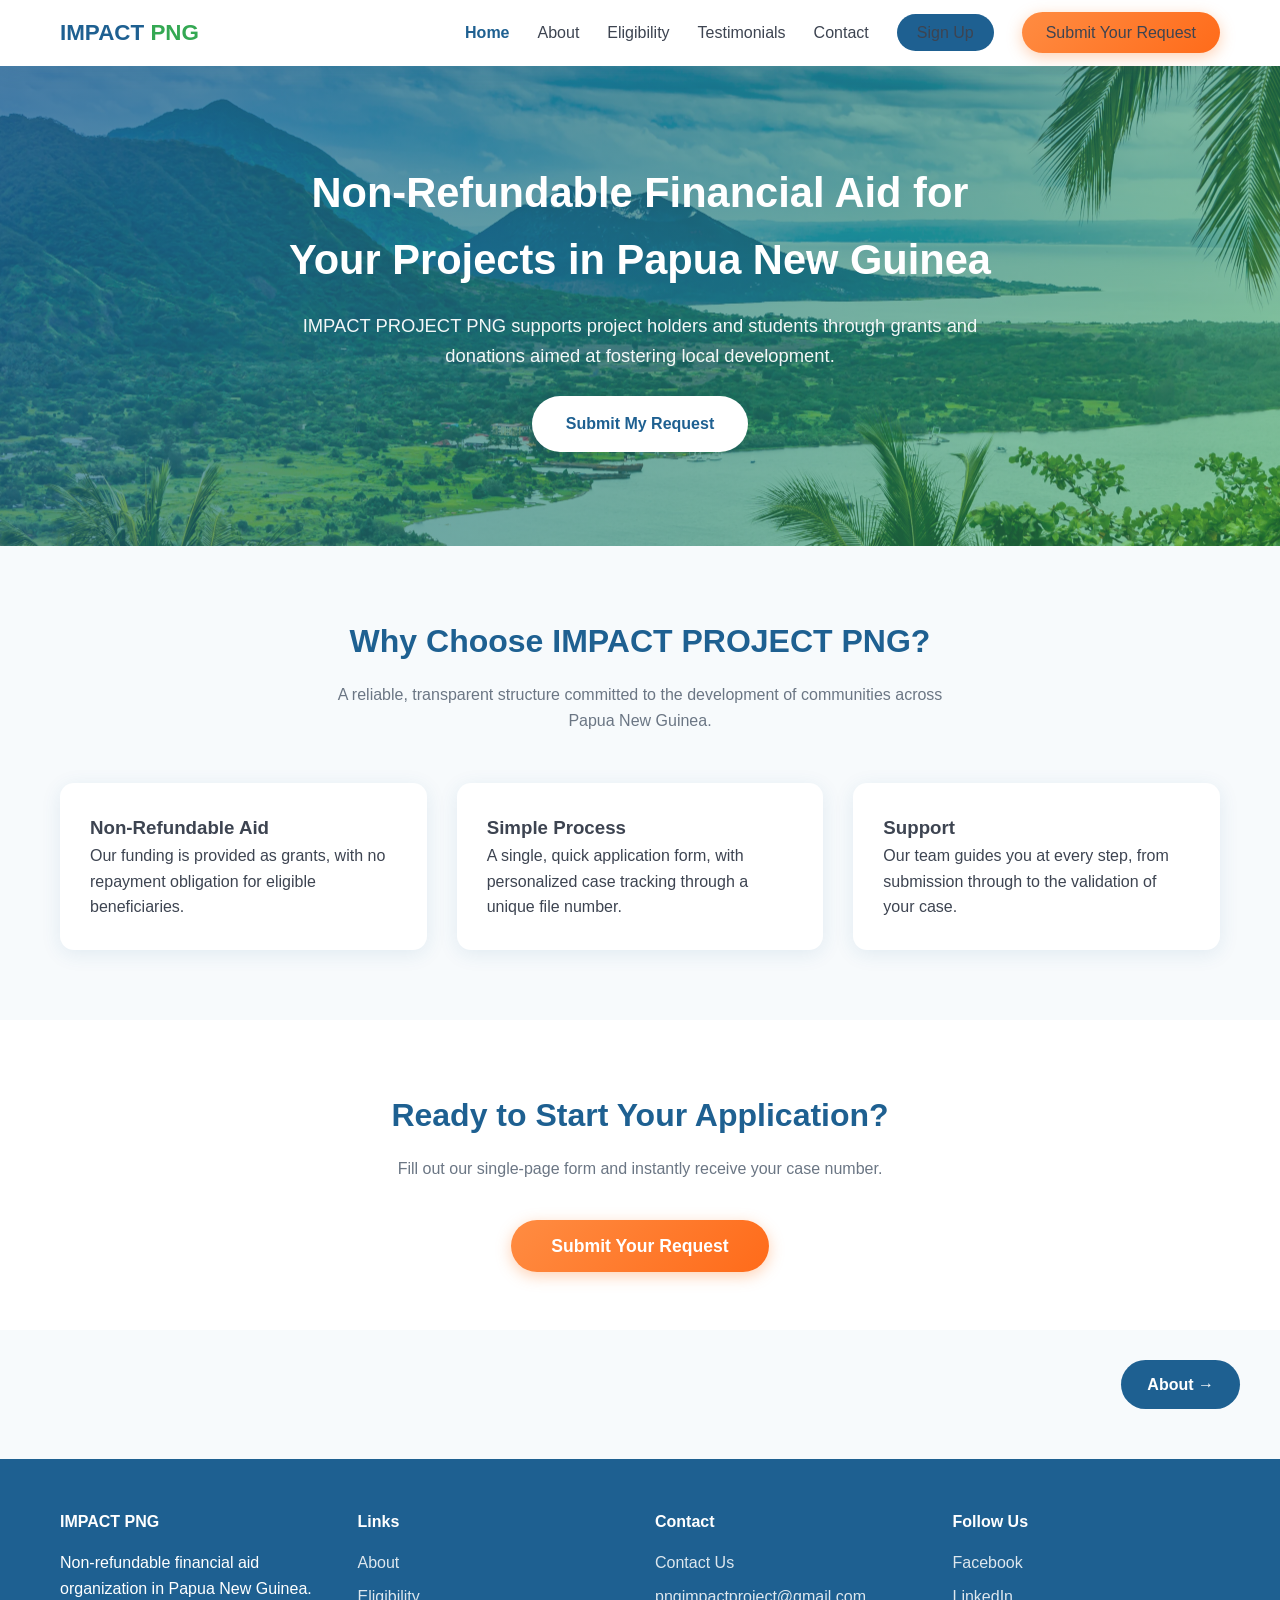
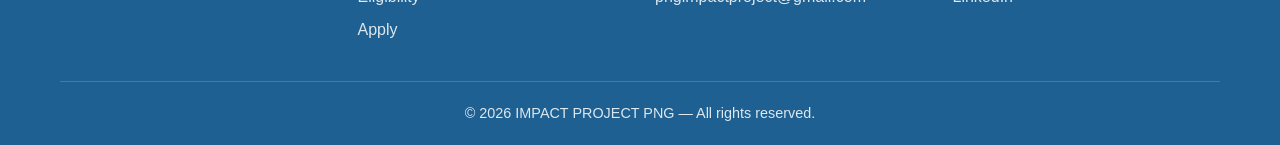
<file: index.html>
<!DOCTYPE html>
<html lang="en">
<head>
<meta charset="UTF-8">
<meta name="viewport" content="width=device-width, initial-scale=1.0">
<title>IMPACT PROJECT PNG | Non-Refundable Financial Aid</title>
<link rel="stylesheet" href="assets/css/style.css">
</head>
<body>

<header>
  <div class="navbar">
    <div class="logo">IMPACT <span>PNG</span></div>
    <ul class="nav-links">
      <li><a href="index.html" class="active">Home</a></li>
      <li><a href="about.html">About</a></li>
      <li><a href="criteria.html">Eligibility</a></li>
      <li><a href="testimonials.html">Testimonials</a></li>
      <li><a href="contact.html">Contact</a></li>
      <li><a href="apply.html" class="btn-inscrire">Sign Up</a></li>
      <li><a href="apply.html" class="btn-cta">Submit Your Request</a></li>
    </ul>
    <div class="burger"><span></span><span></span><span></span></div>
  </div>
</header>

<section class="hero" style="background-image: url('assets/img/hero-hero.webp');">
  <div class="hero-content">
    <h1>Non-Refundable Financial Aid for Your Projects in Papua New Guinea</h1>
    <p>IMPACT PROJECT PNG supports project holders and students through grants and donations aimed at fostering local development.</p>
    <a href="apply.html" class="btn-hero">Submit My Request</a>
  </div>
</section>

<section>
  <div class="container">
    <h2 class="section-title">Why Choose IMPACT PROJECT PNG?</h2>
    <p class="section-subtitle">A reliable, transparent structure committed to the development of communities across Papua New Guinea.</p>
    <div class="grid-3">
      <div class="card">
        <h3> Non-Refundable Aid</h3>
        <p>Our funding is provided as grants, with no repayment obligation for eligible beneficiaries.</p>
      </div>
      <div class="card">
        <h3> Simple Process</h3>
        <p>A single, quick application form, with personalized case tracking through a unique file number.</p>
      </div>
      <div class="card">
        <h3> Support</h3>
        <p>Our team guides you at every step, from submission through to the validation of your case.</p>
      </div>
    </div>
  </div>
</section>

<section style="background: var(--blanc);">
  <div class="container">
    <h2 class="section-title">Ready to Start Your Application?</h2>
    <p class="section-subtitle">Fill out our single-page form and instantly receive your case number.</p>
    <div style="text-align:center;">
      <a href="apply.html" class="btn-cta" style="padding:16px 40px; font-size:1.1rem;">Submit Your Request</a>
    </div>
  </div>
</section>

<div class="page-nav">
  <span></span>
  <a href="about.html" class="suivant">About →</a>
</div>

<footer>
  <div class="container">
    <div class="footer-grid">
      <div>
        <h4>IMPACT PNG</h4>
        <p>Non-refundable financial aid organization in Papua New Guinea.</p>
      </div>
      <div>
        <h4>Links</h4>
        <a href="about.html">About</a>
        <a href="criteria.html">Eligibility</a>
        <a href="apply.html">Apply</a>
      </div>
      <div>
        <h4>Contact</h4>
        <a href="contact.html">Contact Us</a>
        <a href="mailto:pngimpactproject@gmail.com">pngimpactproject@gmail.com</a>
      </div>
      <div>
        <h4>Follow Us</h4>
        <a href="#">Facebook</a>
        <a href="#">LinkedIn</a>
      </div>
    </div>
    <div class="footer-bottom">
      &copy; 2026 IMPACT PROJECT PNG — All rights reserved.
    </div>
  </div>
</footer>

<script src="assets/js/main.js"></script>
</body>
</html>
</file>
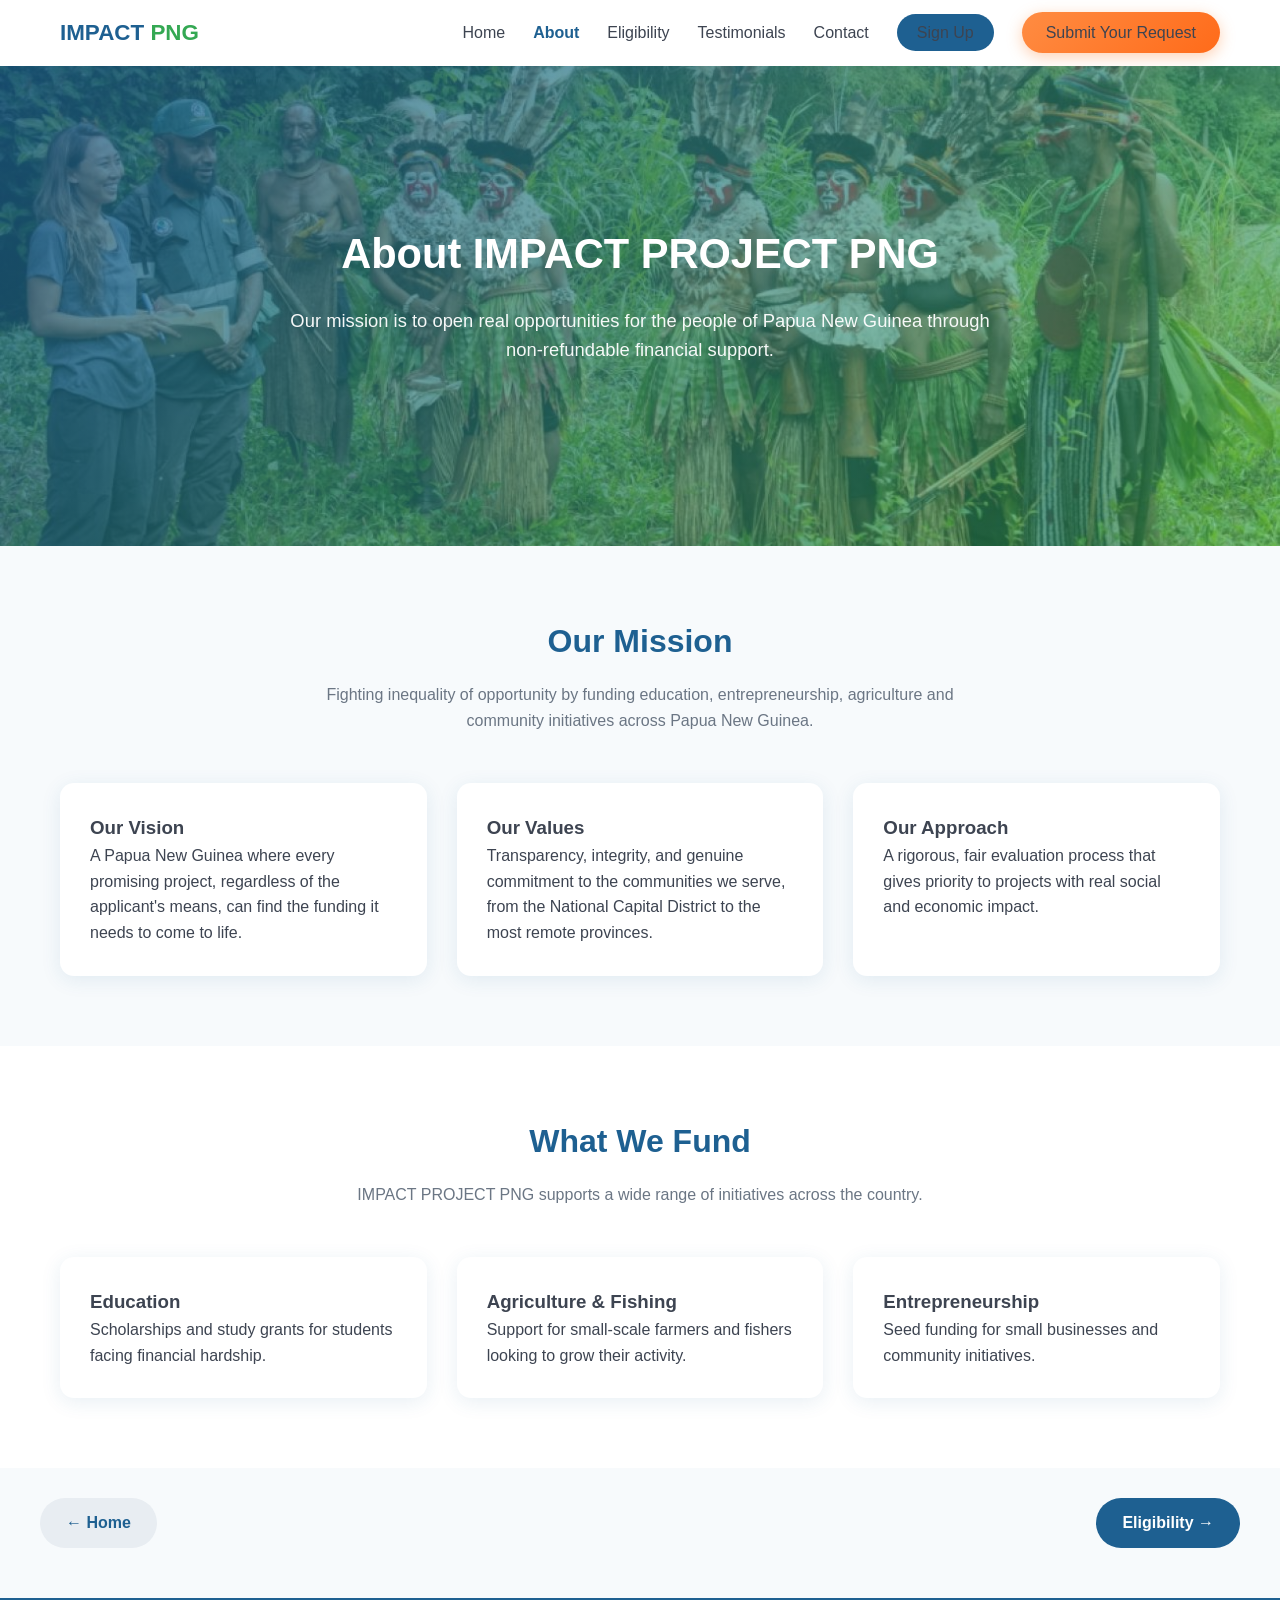
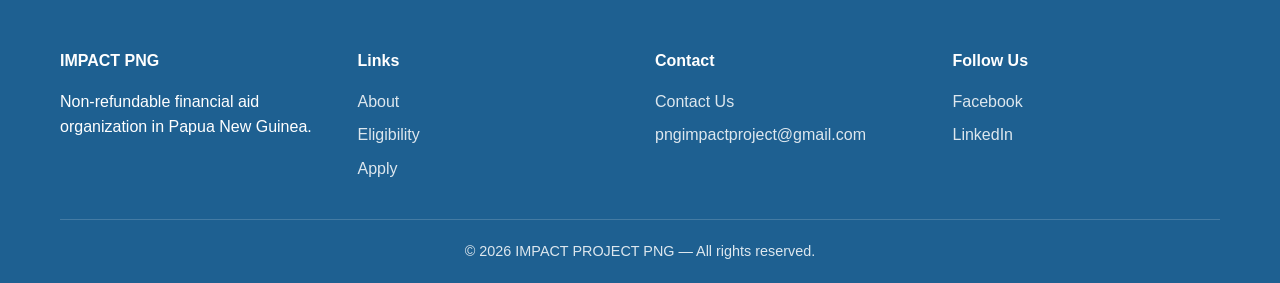
<file: about.html>
<!DOCTYPE html>
<html lang="en">
<head>
<meta charset="UTF-8">
<meta name="viewport" content="width=device-width, initial-scale=1.0">
<title>About Us | IMPACT PROJECT PNG</title>
<link rel="stylesheet" href="assets/css/style.css">
</head>
<body>

<header>
  <div class="navbar">
    <div class="logo">IMPACT <span>PNG</span></div>
    <ul class="nav-links">
      <li><a href="index.html">Home</a></li>
      <li><a href="about.html" class="active">About</a></li>
      <li><a href="criteria.html">Eligibility</a></li>
      <li><a href="testimonials.html">Testimonials</a></li>
      <li><a href="contact.html">Contact</a></li>
      <li><a href="apply.html" class="btn-inscrire">Sign Up</a></li>
      <li><a href="apply.html" class="btn-cta">Submit Your Request</a></li>
    </ul>
    <div class="burger"><span></span><span></span><span></span></div>
  </div>
</header>

<section class="hero" style="background-image: url('assets/img/hero-home.jpeg');">
  <div class="hero-content">
    <h1>About IMPACT PROJECT PNG</h1>
    <p>Our mission is to open real opportunities for the people of Papua New Guinea through non-refundable financial support.</p>
  </div>
</section>

<section>
  <div class="container">
    <h2 class="section-title">Our Mission</h2>
    <p class="section-subtitle">Fighting inequality of opportunity by funding education, entrepreneurship, agriculture and community initiatives across Papua New Guinea.</p>
    <div class="grid-3">
      <div class="card">
        <h3> Our Vision</h3>
        <p>A Papua New Guinea where every promising project, regardless of the applicant's means, can find the funding it needs to come to life.</p>
      </div>
      <div class="card">
        <h3> Our Values</h3>
        <p>Transparency, integrity, and genuine commitment to the communities we serve, from the National Capital District to the most remote provinces.</p>
      </div>
      <div class="card">
        <h3> Our Approach</h3>
        <p>A rigorous, fair evaluation process that gives priority to projects with real social and economic impact.</p>
      </div>
    </div>
  </div>
</section>

<section style="background: var(--blanc);">
  <div class="container">
    <h2 class="section-title">What We Fund</h2>
    <p class="section-subtitle">IMPACT PROJECT PNG supports a wide range of initiatives across the country.</p>
    <div class="grid-3">
      <div class="card">
        <h3> Education</h3>
        <p>Scholarships and study grants for students facing financial hardship.</p>
      </div>
      <div class="card">
        <h3> Agriculture & Fishing</h3>
        <p>Support for small-scale farmers and fishers looking to grow their activity.</p>
      </div>
      <div class="card">
        <h3> Entrepreneurship</h3>
        <p>Seed funding for small businesses and community initiatives.</p>
      </div>
    </div>
  </div>
</section>

<div class="page-nav">
  <a href="index.html">← Home</a>
  <a href="criteria.html" class="suivant">Eligibility →</a>
</div>

<footer>
  <div class="container">
    <div class="footer-grid">
      <div>
        <h4>IMPACT PNG</h4>
        <p>Non-refundable financial aid organization in Papua New Guinea.</p>
      </div>
      <div>
        <h4>Links</h4>
        <a href="about.html">About</a>
        <a href="criteria.html">Eligibility</a>
        <a href="apply.html">Apply</a>
      </div>
      <div>
        <h4>Contact</h4>
        <a href="contact.html">Contact Us</a>
        <a href="mailto:pngimpactproject@gmail.com">pngimpactproject@gmail.com</a>
      </div>
      <div>
        <h4>Follow Us</h4>
        <a href="#">Facebook</a>
        <a href="#">LinkedIn</a>
      </div>
    </div>
    <div class="footer-bottom">
      &copy; 2026 IMPACT PROJECT PNG — All rights reserved.
    </div>
  </div>
</footer>

<script src="assets/js/main.js"></script>
</body>
</html>
</file>
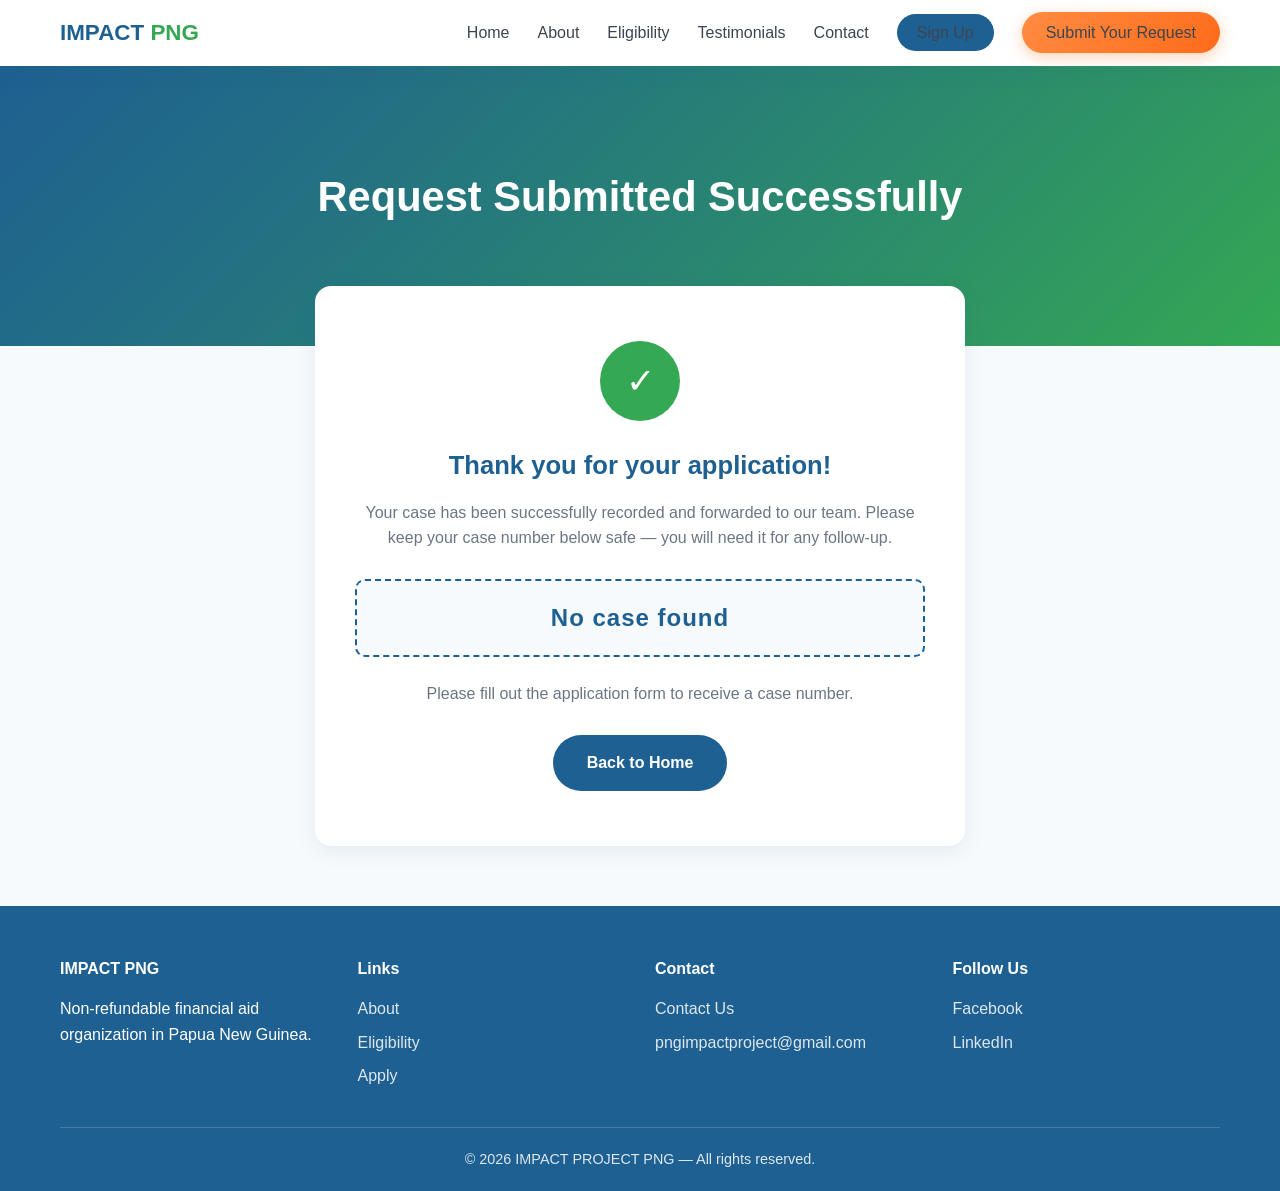
<file: confirmation.html>
<!DOCTYPE html>
<html lang="en">
<head>
<meta charset="UTF-8">
<meta name="viewport" content="width=device-width, initial-scale=1.0">
<title>Application Confirmed | IMPACT PROJECT PNG</title>
<link rel="stylesheet" href="assets/css/style.css">
<link rel="stylesheet" href="assets/css/application.css">
</head>
<body>

<header>
  <div class="navbar">
    <div class="logo">IMPACT <span>PNG</span></div>
    <ul class="nav-links">
      <li><a href="index.html">Home</a></li>
      <li><a href="about.html">About</a></li>
      <li><a href="criteria.html">Eligibility</a></li>
      <li><a href="testimonials.html">Testimonials</a></li>
      <li><a href="contact.html">Contact</a></li>
      <li><a href="apply.html" class="btn-inscrire">Sign Up</a></li>
      <li><a href="apply.html" class="btn-cta">Submit Your Request</a></li>
    </ul>
    <div class="burger"><span></span><span></span><span></span></div>
  </div>
</header>

<section class="hero" style="min-height:280px; background: linear-gradient(135deg, var(--bleu-principal), var(--vert-accent));">
  <div class="hero-content">
    <h1>Request Submitted Successfully</h1>
  </div>
</section>

<div class="container">
  <div class="confirmation-box">
    <div class="icon-check">✓</div>
    <h2 id="applicant-name">Thank you for your application!</h2>
    <p class="note">Your case has been successfully recorded and forwarded to our team. Please keep your case number below safe — you will need it for any follow-up.</p>

    <div class="dossier-id" id="case-id">Loading...</div>

    <p class="note" id="case-details"></p>

    <a href="index.html" class="btn-hero" style="background: var(--bleu-principal); color: var(--blanc);">Back to Home</a>
  </div>
</div>

<footer>
  <div class="container">
    <div class="footer-grid">
      <div>
        <h4>IMPACT PNG</h4>
        <p>Non-refundable financial aid organization in Papua New Guinea.</p>
      </div>
      <div>
        <h4>Links</h4>
        <a href="about.html">About</a>
        <a href="criteria.html">Eligibility</a>
        <a href="apply.html">Apply</a>
      </div>
      <div>
        <h4>Contact</h4>
        <a href="contact.html">Contact Us</a>
        <a href="mailto:pngimpactproject@gmail.com">pngimpactproject@gmail.com</a>
      </div>
      <div>
        <h4>Follow Us</h4>
        <a href="#">Facebook</a>
        <a href="#">LinkedIn</a>
      </div>
    </div>
    <div class="footer-bottom">
      &copy; 2026 IMPACT PROJECT PNG — All rights reserved.
    </div>
  </div>
</footer>

<script src="assets/js/main.js"></script>
<script>
  document.addEventListener('DOMContentLoaded', () => {
    const data = localStorage.getItem('lastImpactPNGCase');
    if (!data) {
      document.getElementById('case-id').textContent = "No case found";
      document.getElementById('case-details').textContent = "Please fill out the application form to receive a case number.";
      return;
    }
    const caseData = JSON.parse(data);
    document.getElementById('applicant-name').textContent = `Thank you, ${caseData.first_name} ${caseData.last_name}!`;
    document.getElementById('case-id').textContent = caseData.id;
    document.getElementById('case-details').textContent =
      `Project "${caseData.project_title}" submitted on ${caseData.submission_date}. A confirmation has been sent to ${caseData.email}.`;
  });
</script>
</body>
</html>
</file>
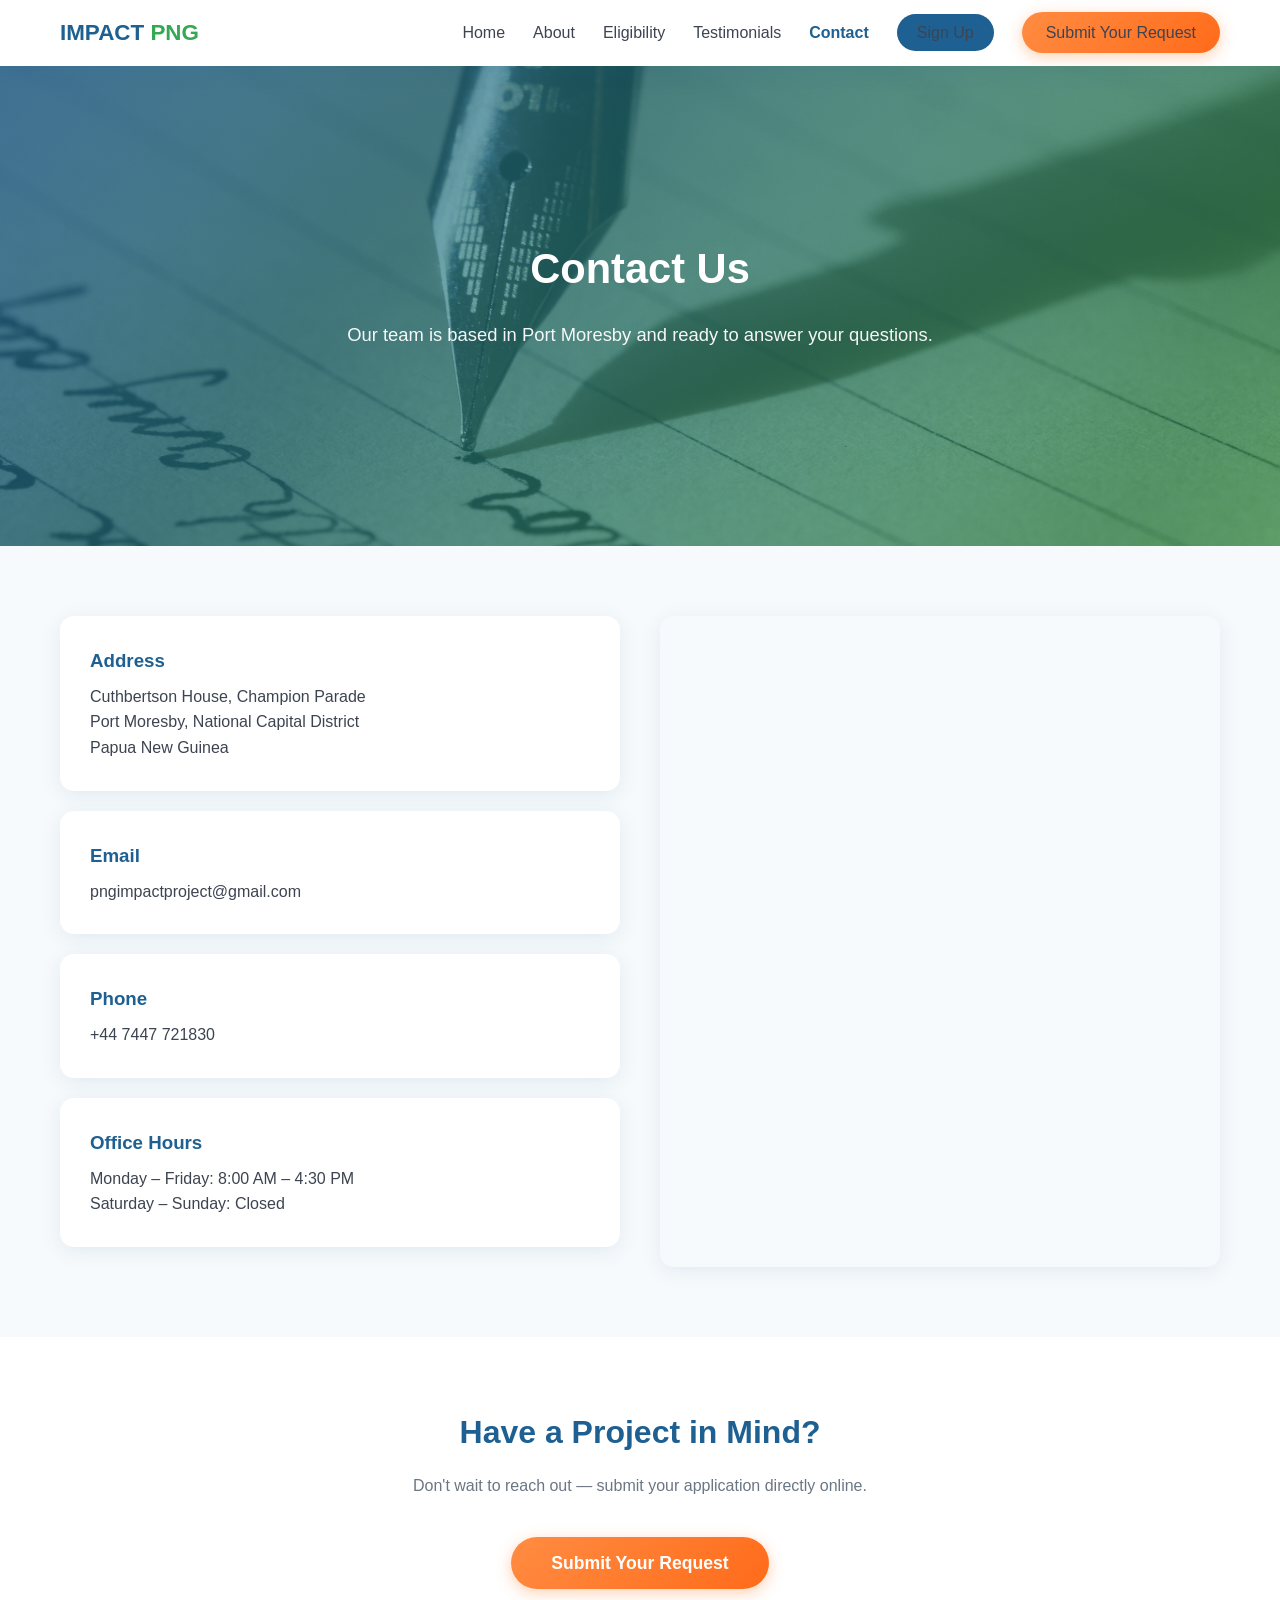
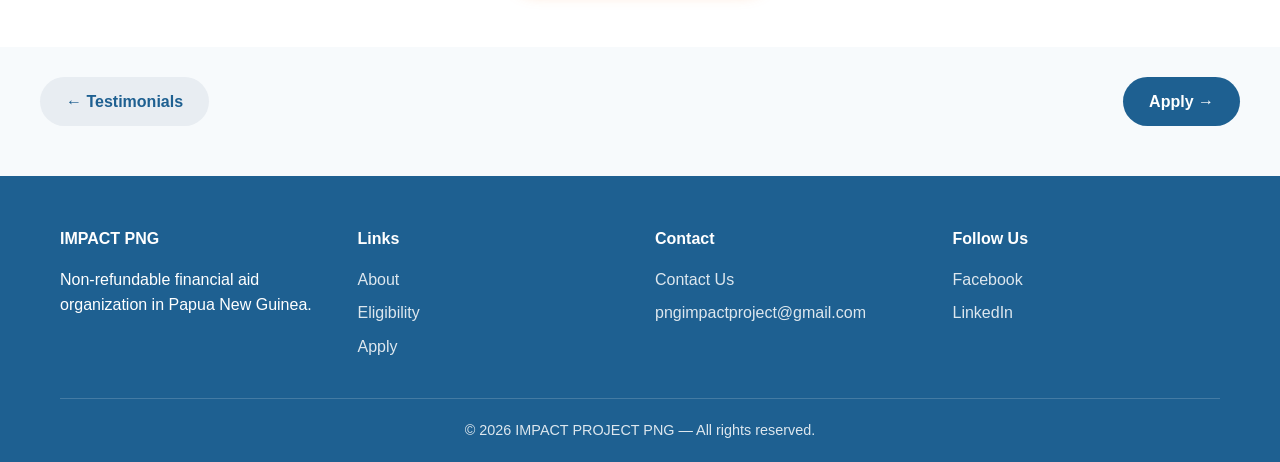
<file: contact.html>
<!DOCTYPE html>
<html lang="en">
<head>
<meta charset="UTF-8">
<meta name="viewport" content="width=device-width, initial-scale=1.0">
<title>Contact Us | IMPACT PROJECT PNG</title>
<link rel="stylesheet" href="assets/css/style.css">
<style>
  .contact-grid {
    display: grid;
    grid-template-columns: 1fr 1fr;
    gap: 40px;
    align-items: start;
  }
  .contact-info .card { margin-bottom: 20px; }
  .contact-info h3 { color: var(--bleu-principal); margin-bottom: 8px; }
  .map-wrapper {
    border-radius: 14px;
    overflow: hidden;
    box-shadow: var(--ombre);
    height: 100%;
    min-height: 380px;
  }
  .map-wrapper iframe { width: 100%; height: 100%; min-height: 380px; border: 0; }
  @media (max-width: 900px) { .contact-grid { grid-template-columns: 1fr; } }
</style>
</head>
<body>

<header>
  <div class="navbar">
    <div class="logo">IMPACT <span>PNG</span></div>
    <ul class="nav-links">
      <li><a href="index.html">Home</a></li>
      <li><a href="about.html">About</a></li>
      <li><a href="criteria.html">Eligibility</a></li>
      <li><a href="testimonials.html">Testimonials</a></li>
      <li><a href="contact.html" class="active">Contact</a></li>
      <li><a href="apply.html" class="btn-inscrire">Sign Up</a></li>
      <li><a href="apply.html" class="btn-cta">Submit Your Request</a></li>
    </ul>
    <div class="burger"><span></span><span></span><span></span></div>
  </div>
</header>

<section class="hero" style="background-image: url('assets/img/hero-contact.jpg');">
  <div class="hero-content">
    <h1>Contact Us</h1>
    <p>Our team is based in Port Moresby and ready to answer your questions.</p>
  </div>
</section>

<section>
  <div class="container">
    <div class="contact-grid">
      <div class="contact-info">
        <div class="card">
          <h3>Address</h3>
          <p>Cuthbertson House, Champion Parade<br>Port Moresby, National Capital District<br>Papua New Guinea</p>
        </div>
        <div class="card">
          <h3>Email</h3>
          <p><a href="mailto:pngimpactproject@gmail.com">pngimpactproject@gmail.com</a></p>
        </div>
        <div class="card">
          <h3> Phone</h3>
          <p>+44 7447 721830</p>
        </div>
        <div class="card">
          <h3>Office Hours</h3>
          <p>Monday – Friday: 8:00 AM – 4:30 PM<br>Saturday – Sunday: Closed</p>
        </div>
      </div>
      <div class="map-wrapper">
        <iframe
          src="https://www.google.com/maps?q=Port+Moresby,+Papua+New+Guinea&output=embed"
          allowfullscreen loading="lazy" referrerpolicy="no-referrer-when-downgrade">
        </iframe>
      </div>
    </div>
  </div>
</section>

<section style="background: var(--blanc);">
  <div class="container">
    <h2 class="section-title">Have a Project in Mind?</h2>
    <p class="section-subtitle">Don't wait to reach out — submit your application directly online.</p>
    <div style="text-align:center;">
      <a href="apply.html" class="btn-cta" style="padding:16px 40px; font-size:1.1rem;">Submit Your Request</a>
    </div>
  </div>
</section>

<div class="page-nav">
  <a href="testimonials.html">← Testimonials</a>
  <a href="apply.html" class="suivant">Apply →</a>
</div>

<footer>
  <div class="container">
    <div class="footer-grid">
      <div>
        <h4>IMPACT PNG</h4>
        <p>Non-refundable financial aid organization in Papua New Guinea.</p>
      </div>
      <div>
        <h4>Links</h4>
        <a href="about.html">About</a>
        <a href="criteria.html">Eligibility</a>
        <a href="apply.html">Apply</a>
      </div>
      <div>
        <h4>Contact</h4>
        <a href="contact.html">Contact Us</a>
        <a href="mailto:pngimpactproject@gmail.com">pngimpactproject@gmail.com</a>
      </div>
      <div>
        <h4>Follow Us</h4>
        <a href="#">Facebook</a>
        <a href="#">LinkedIn</a>
      </div>
    </div>
    <div class="footer-bottom">
      &copy; 2026 IMPACT PROJECT PNG — All rights reserved.
    </div>
  </div>
</footer>

<script src="assets/js/main.js"></script>
</body>
</html>
</file>
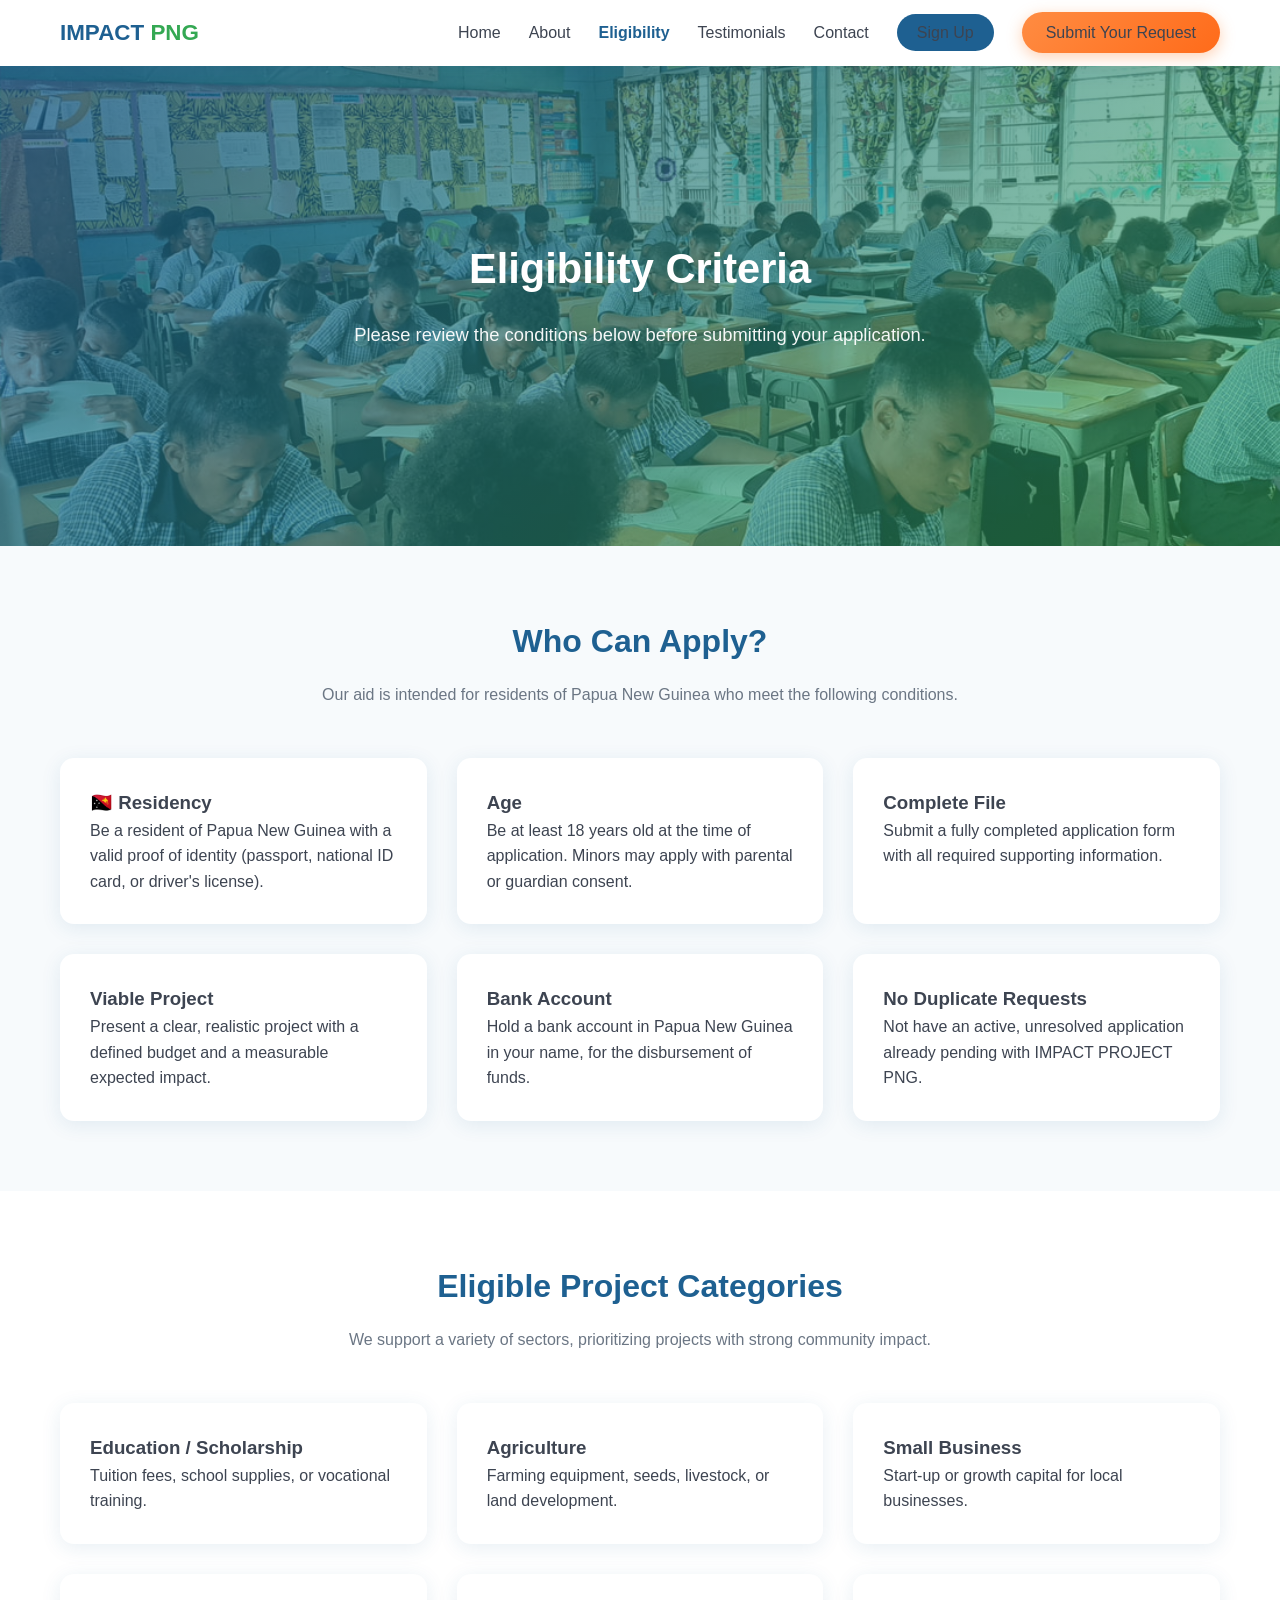
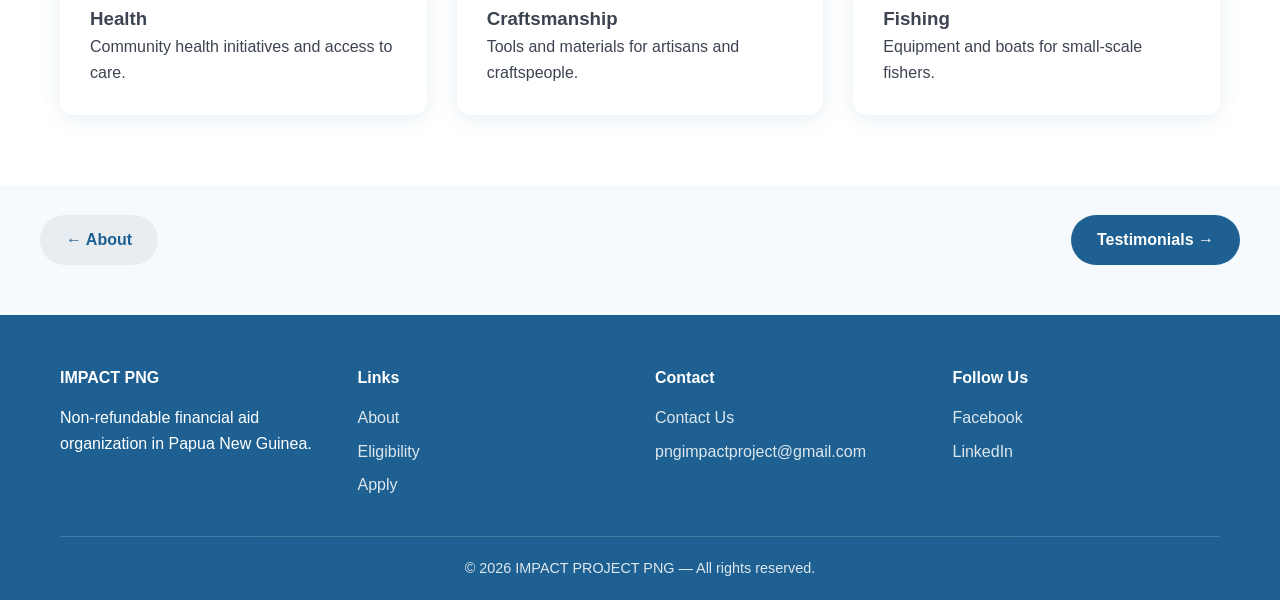
<file: criteria.html>
<!DOCTYPE html>
<html lang="en">
<head>
<meta charset="UTF-8">
<meta name="viewport" content="width=device-width, initial-scale=1.0">
<title>Eligibility Criteria | IMPACT PROJECT PNG</title>
<link rel="stylesheet" href="assets/css/style.css">
</head>
<body>

<header>
  <div class="navbar">
    <div class="logo">IMPACT <span>PNG</span></div>
    <ul class="nav-links">
      <li><a href="index.html">Home</a></li>
      <li><a href="about.html">About</a></li>
      <li><a href="criteria.html" class="active">Eligibility</a></li>
      <li><a href="testimonials.html">Testimonials</a></li>
      <li><a href="contact.html">Contact</a></li>
      <li><a href="apply.html" class="btn-inscrire">Sign Up</a></li>
      <li><a href="apply.html" class="btn-cta">Submit Your Request</a></li>
    </ul>
    <div class="burger"><span></span><span></span><span></span></div>
  </div>
</header>

<section class="hero" style="background-image: url('assets/img/eligi.jpg');">
  <div class="hero-content">
    <h1>Eligibility Criteria</h1>
    <p>Please review the conditions below before submitting your application.</p>
  </div>
</section>

<section>
  <div class="container">
    <h2 class="section-title">Who Can Apply?</h2>
    <p class="section-subtitle">Our aid is intended for residents of Papua New Guinea who meet the following conditions.</p>
    <div class="grid-3">
      <div class="card">
        <h3>🇵🇬 Residency</h3>
        <p>Be a resident of Papua New Guinea with a valid proof of identity (passport, national ID card, or driver's license).</p>
      </div>
      <div class="card">
        <h3>Age</h3>
        <p>Be at least 18 years old at the time of application. Minors may apply with parental or guardian consent.</p>
      </div>
      <div class="card">
        <h3>Complete File</h3>
        <p>Submit a fully completed application form with all required supporting information.</p>
      </div>
      <div class="card">
        <h3> Viable Project</h3>
        <p>Present a clear, realistic project with a defined budget and a measurable expected impact.</p>
      </div>
      <div class="card">
        <h3> Bank Account</h3>
        <p>Hold a bank account in Papua New Guinea in your name, for the disbursement of funds.</p>
      </div>
      <div class="card">
        <h3> No Duplicate Requests</h3>
        <p>Not have an active, unresolved application already pending with IMPACT PROJECT PNG.</p>
      </div>
    </div>
  </div>
</section>

<section style="background: var(--blanc);">
  <div class="container">
    <h2 class="section-title">Eligible Project Categories</h2>
    <p class="section-subtitle">We support a variety of sectors, prioritizing projects with strong community impact.</p>
    <div class="grid-3">
      <div class="card"><h3> Education / Scholarship</h3><p>Tuition fees, school supplies, or vocational training.</p></div>
      <div class="card"><h3> Agriculture</h3><p>Farming equipment, seeds, livestock, or land development.</p></div>
      <div class="card"><h3> Small Business</h3><p>Start-up or growth capital for local businesses.</p></div>
      <div class="card"><h3> Health</h3><p>Community health initiatives and access to care.</p></div>
      <div class="card"><h3> Craftsmanship</h3><p>Tools and materials for artisans and craftspeople.</p></div>
      <div class="card"><h3> Fishing</h3><p>Equipment and boats for small-scale fishers.</p></div>
    </div>
  </div>
</section>

<div class="page-nav">
  <a href="about.html">← About</a>
  <a href="testimonials.html" class="suivant">Testimonials →</a>
</div>

<footer>
  <div class="container">
    <div class="footer-grid">
      <div>
        <h4>IMPACT PNG</h4>
        <p>Non-refundable financial aid organization in Papua New Guinea.</p>
      </div>
      <div>
        <h4>Links</h4>
        <a href="about.html">About</a>
        <a href="criteria.html">Eligibility</a>
        <a href="apply.html">Apply</a>
      </div>
      <div>
        <h4>Contact</h4>
        <a href="contact.html">Contact Us</a>
        <a href="mailto:pngimpactproject@gmail.com">pngimpactproject@gmail.com</a>
      </div>
      <div>
        <h4>Follow Us</h4>
        <a href="#">Facebook</a>
        <a href="#">LinkedIn</a>
      </div>
    </div>
    <div class="footer-bottom">
      &copy; 2026 IMPACT PROJECT PNG — All rights reserved.
    </div>
  </div>
</footer>

<script src="assets/js/main.js"></script>
</body>
</html>
</file>
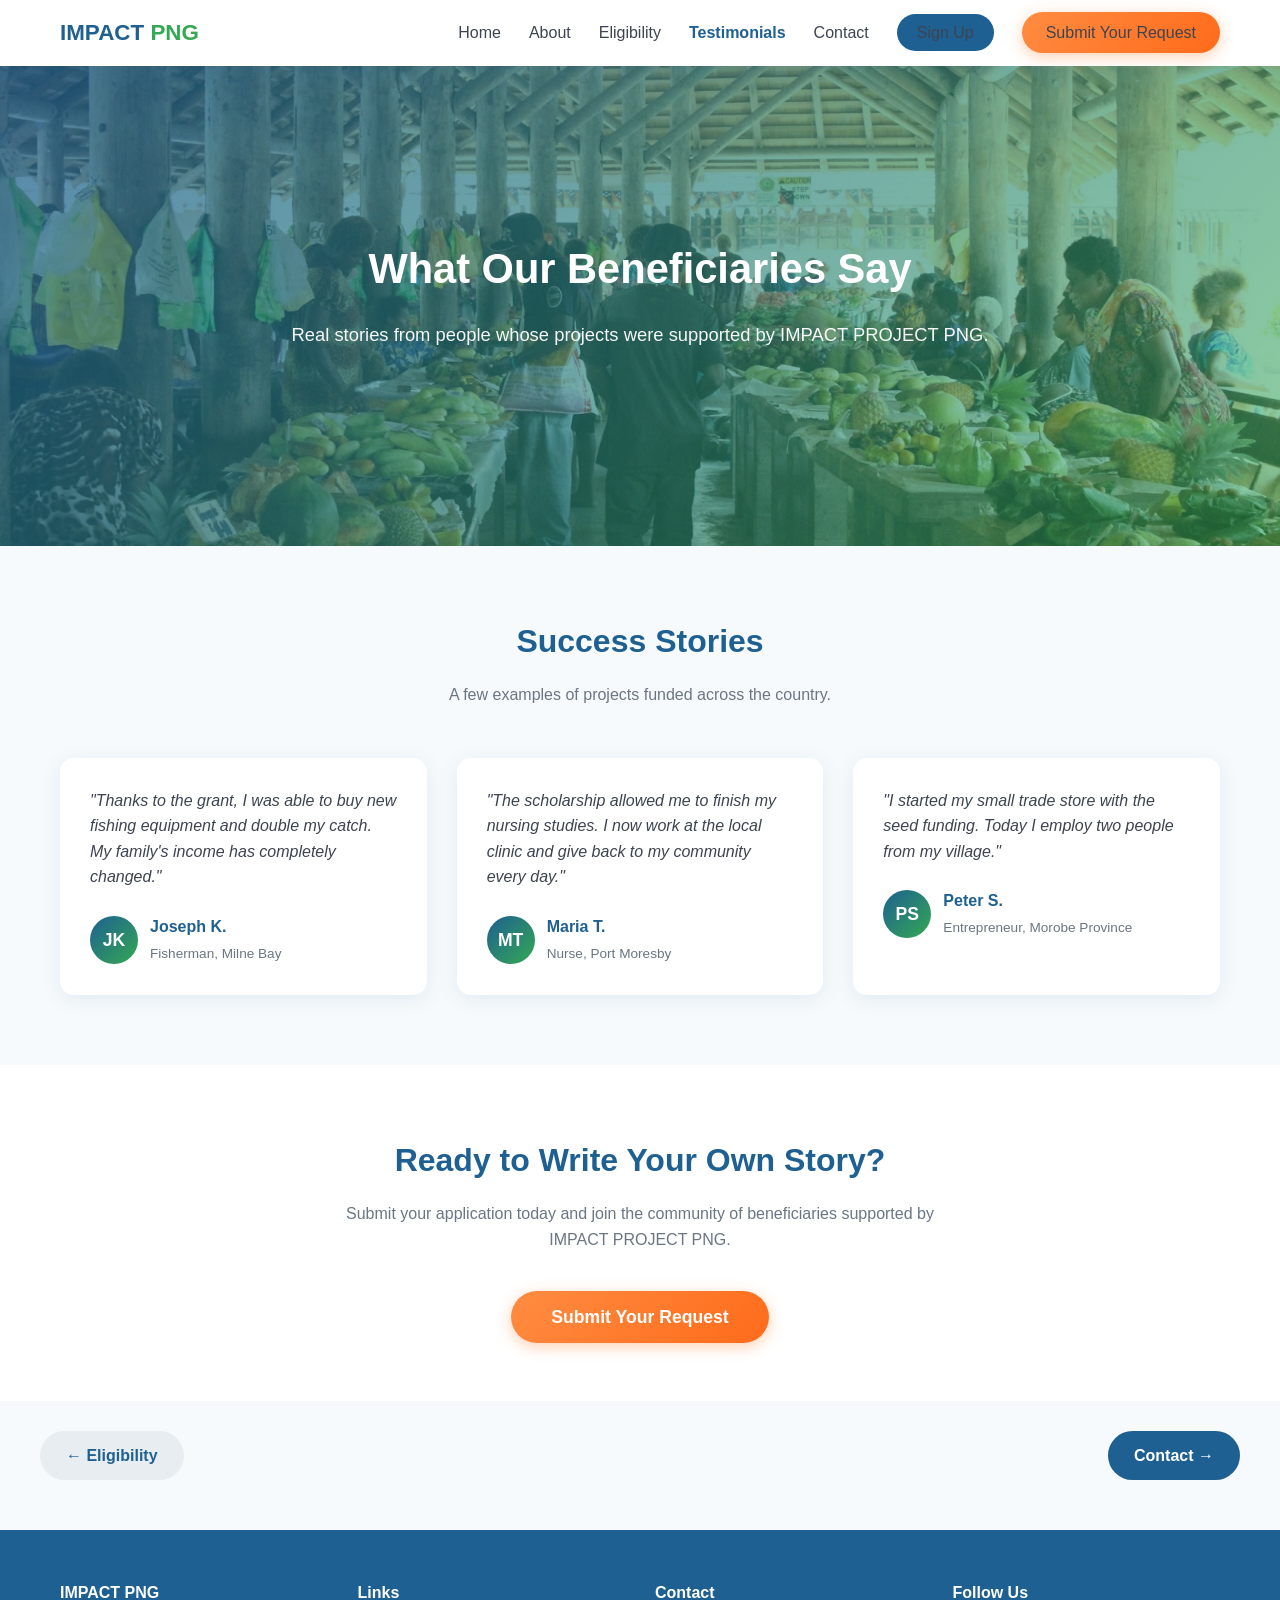
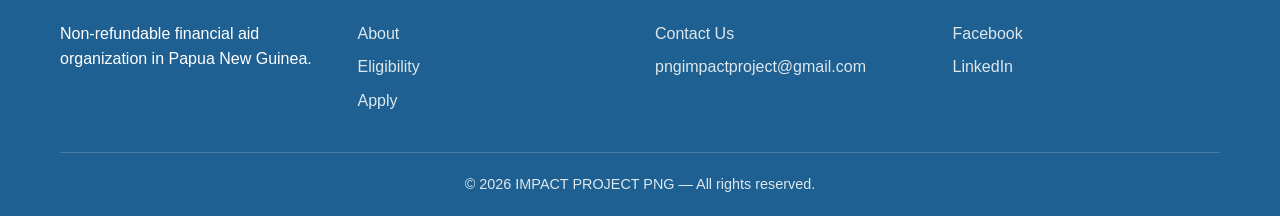
<file: testimonials.html>
<!DOCTYPE html>
<html lang="en">
<head>
<meta charset="UTF-8">
<meta name="viewport" content="width=device-width, initial-scale=1.0">
<title>Testimonials | IMPACT PROJECT PNG</title>
<link rel="stylesheet" href="assets/css/style.css">
<style>
  .testimonial-card { display:flex; flex-direction:column; gap:14px; }
  .testimonial-card .quote { font-style: italic; color: var(--gris-texte); }
  .testimonial-author { display:flex; align-items:center; gap:12px; margin-top:10px; }
  .testimonial-avatar {
    width:48px; height:48px; border-radius:50%;
    background: linear-gradient(135deg, var(--bleu-principal), var(--vert-accent));
    display:flex; align-items:center; justify-content:center;
    color:#fff; font-weight:700; font-size:1.1rem;
  }
  .testimonial-author strong { display:block; color: var(--bleu-principal); }
  .testimonial-author span { font-size:0.85rem; color:#6b7684; }
</style>
</head>
<body>

<header>
  <div class="navbar">
    <div class="logo">IMPACT <span>PNG</span></div>
    <ul class="nav-links">
      <li><a href="index.html">Home</a></li>
      <li><a href="about.html">About</a></li>
      <li><a href="criteria.html">Eligibility</a></li>
      <li><a href="testimonials.html" class="active">Testimonials</a></li>
      <li><a href="contact.html">Contact</a></li>
      <li><a href="apply.html" class="btn-inscrire">Sign Up</a></li>
      <li><a href="apply.html" class="btn-cta">Submit Your Request</a></li>
    </ul>
    <div class="burger"><span></span><span></span><span></span></div>
  </div>
</header>

<section class="hero" style="background-image: url('assets/img/hero-criteria.JPG');">
  <div class="hero-content">
    <h1>What Our Beneficiaries Say</h1>
    <p>Real stories from people whose projects were supported by IMPACT PROJECT PNG.</p>
  </div>
</section>

<section>
  <div class="container">
    <h2 class="section-title">Success Stories</h2>
    <p class="section-subtitle">A few examples of projects funded across the country.</p>
    <div class="grid-3">
      <div class="card testimonial-card">
        <p class="quote">"Thanks to the grant, I was able to buy new fishing equipment and double my catch. My family's income has completely changed."</p>
        <div class="testimonial-author">
          <div class="testimonial-avatar">JK</div>
          <div><strong>Joseph K.</strong><span>Fisherman, Milne Bay</span></div>
        </div>
      </div>
      <div class="card testimonial-card">
        <p class="quote">"The scholarship allowed me to finish my nursing studies. I now work at the local clinic and give back to my community every day."</p>
        <div class="testimonial-author">
          <div class="testimonial-avatar">MT</div>
          <div><strong>Maria T.</strong><span>Nurse, Port Moresby</span></div>
        </div>
      </div>
      <div class="card testimonial-card">
        <p class="quote">"I started my small trade store with the seed funding. Today I employ two people from my village."</p>
        <div class="testimonial-author">
          <div class="testimonial-avatar">PS</div>
          <div><strong>Peter S.</strong><span>Entrepreneur, Morobe Province</span></div>
        </div>
      </div>
    </div>
  </div>
</section>

<section style="background: var(--blanc);">
  <div class="container">
    <h2 class="section-title">Ready to Write Your Own Story?</h2>
    <p class="section-subtitle">Submit your application today and join the community of beneficiaries supported by IMPACT PROJECT PNG.</p>
    <div style="text-align:center;">
      <a href="apply.html" class="btn-cta" style="padding:16px 40px; font-size:1.1rem;">Submit Your Request</a>
    </div>
  </div>
</section>

<div class="page-nav">
  <a href="criteria.html">← Eligibility</a>
  <a href="contact.html" class="suivant">Contact →</a>
</div>

<footer>
  <div class="container">
    <div class="footer-grid">
      <div>
        <h4>IMPACT PNG</h4>
        <p>Non-refundable financial aid organization in Papua New Guinea.</p>
      </div>
      <div>
        <h4>Links</h4>
        <a href="about.html">About</a>
        <a href="criteria.html">Eligibility</a>
        <a href="apply.html">Apply</a>
      </div>
      <div>
        <h4>Contact</h4>
        <a href="contact.html">Contact Us</a>
        <a href="mailto:pngimpactproject@gmail.com">pngimpactproject@gmail.com</a>
      </div>
      <div>
        <h4>Follow Us</h4>
        <a href="#">Facebook</a>
        <a href="#">LinkedIn</a>
      </div>
    </div>
    <div class="footer-bottom">
      &copy; 2026 IMPACT PROJECT PNG — All rights reserved.
    </div>
  </div>
</footer>

<script src="assets/js/main.js"></script>
</body>
</html>
</file>
<file: assets/css/style.css>
/* ===== VARIABLES GLOBALES ===== */
:root {
  --bleu-principal: #1e6091;
  --bleu-clair: #4a9fd8;
  --vert-accent: #34a853;
  --orange-cta: #ff8c42;
  --fond-clair: #f7fafc;
  --blanc: #ffffff;
  --gris-texte: #3d4451;
  --gris-clair: #e8edf2;
  --ombre: 0 4px 20px rgba(30, 96, 145, 0.1);
  --transition: all 0.3s ease;
}

* { margin: 0; padding: 0; box-sizing: border-box; }

body {
  font-family: 'Segoe UI', Arial, sans-serif;
  color: var(--gris-texte);
  background: var(--fond-clair);
  line-height: 1.6;
}

a { text-decoration: none; color: inherit; }
ul { list-style: none; }
img { max-width: 100%; display: block; }

.container {
  max-width: 1200px;
  margin: 0 auto;
  padding: 0 20px;
}

/* ===== HEADER ===== */
header {
  background: var(--blanc);
  box-shadow: var(--ombre);
  position: sticky;
  top: 0;
  z-index: 1000;
}

.navbar {
  display: flex;
  align-items: center;
  justify-content: space-between;
  padding: 15px 20px;
  max-width: 1200px;
  margin: 0 auto;
}

.logo {
  font-size: 1.4rem;
  font-weight: 700;
  color: var(--bleu-principal);
}
.logo span { color: var(--vert-accent); }

.nav-links {
  display: flex;
  gap: 28px;
  align-items: center;
}

.nav-links a {
  font-weight: 500;
  color: var(--gris-texte);
  transition: var(--transition);
  position: relative;
}
.nav-links a:hover { color: var(--bleu-principal); }

.nav-links a.active {
  color: var(--bleu-principal);
  font-weight: 700;
}

/* Bouton "Soumettre ta demande" animé */
.btn-cta {
  background: linear-gradient(135deg, var(--orange-cta), #ff6b1a);
  color: var(--blanc);
  padding: 12px 24px;
  border-radius: 30px;
  font-weight: 700;
  box-shadow: 0 4px 15px rgba(255, 140, 66, 0.4);
  animation: pulse-cta 2s infinite;
  transition: var(--transition);
  white-space: nowrap;
}
.btn-cta:hover {
  transform: translateY(-2px) scale(1.05);
  box-shadow: 0 6px 20px rgba(255, 140, 66, 0.6);
}

@keyframes pulse-cta {
  0%   { box-shadow: 0 0 0 0 rgba(255, 140, 66, 0.6); }
  70%  { box-shadow: 0 0 0 14px rgba(255, 140, 66, 0); }
  100% { box-shadow: 0 0 0 0 rgba(255, 140, 66, 0); }
}

/* Bouton "S'inscrire" secondaire, présent sur presque toutes les pages */
.btn-inscrire {
  background: var(--bleu-principal);
  color: var(--blanc);
  padding: 10px 20px;
  border-radius: 25px;
  font-weight: 600;
  transition: var(--transition);
}
.btn-inscrire:hover {
  background: var(--bleu-clair);
}

/* Menu burger (mobile) */
.burger {
  display: none;
  flex-direction: column;
  gap: 5px;
  cursor: pointer;
}
.burger span {
  width: 26px;
  height: 3px;
  background: var(--bleu-principal);
  border-radius: 2px;
}

/* ===== HERO (image de fond, sur chaque page) ===== */
.hero {
  position: relative;
  min-height: 480px;
  display: flex;
  align-items: center;
  justify-content: center;
  text-align: center;
  color: var(--blanc);
  background-size: cover;
  background-position: center;
}
.hero::before {
  content: "";
  position: absolute;
  inset: 0;
  background: linear-gradient(135deg, rgba(30,96,145,0.75), rgba(52,168,83,0.55));
}
.hero-content {
  position: relative;
  z-index: 2;
  max-width: 750px;
  padding: 20px;
}
.hero-content h1 {
  font-size: 2.6rem;
  margin-bottom: 18px;
  font-weight: 800;
}
.hero-content p {
  font-size: 1.15rem;
  margin-bottom: 26px;
  opacity: 0.95;
}

.btn-hero {
  display: inline-block;
  background: var(--blanc);
  color: var(--bleu-principal);
  padding: 15px 34px;
  border-radius: 30px;
  font-weight: 700;
  transition: var(--transition);
}
.btn-hero:hover {
  transform: translateY(-3px);
  box-shadow: 0 8px 25px rgba(0,0,0,0.2);
}

/* ===== SECTIONS GÉNÉRALES ===== */
section { padding: 70px 0; }
.section-title {
  text-align: center;
  font-size: 2rem;
  color: var(--bleu-principal);
  margin-bottom: 15px;
}
.section-subtitle {
  text-align: center;
  color: #6b7684;
  max-width: 650px;
  margin: 0 auto 50px;
}

.card {
  background: var(--blanc);
  border-radius: 14px;
  padding: 30px;
  box-shadow: var(--ombre);
  transition: var(--transition);
}
.card:hover { transform: translateY(-6px); }

.grid-3 {
  display: grid;
  grid-template-columns: repeat(3, 1fr);
  gap: 30px;
}

/* ===== NAVIGATION SUIVANT / PRÉCÉDENT ===== */
.page-nav {
  display: flex;
  justify-content: space-between;
  padding: 30px 0 50px;
  max-width: 1200px;
  margin: 0 auto;
}
.page-nav a {
  padding: 12px 26px;
  border-radius: 25px;
  font-weight: 600;
  background: var(--gris-clair);
  color: var(--bleu-principal);
  transition: var(--transition);
}
.page-nav a:hover { background: var(--bleu-principal); color: var(--blanc); }
.page-nav .suivant { background: var(--bleu-principal); color: var(--blanc); }
.page-nav .suivant:hover { background: var(--bleu-clair); }

/* ===== FOOTER ===== */
footer {
  background: var(--bleu-principal);
  color: var(--blanc);
  padding: 50px 0 20px;
}
.footer-grid {
  display: grid;
  grid-template-columns: repeat(4, 1fr);
  gap: 30px;
  margin-bottom: 30px;
}
.footer-grid h4 { margin-bottom: 15px; }
.footer-grid a { opacity: 0.85; display: block; margin-bottom: 8px; }
.footer-grid a:hover { opacity: 1; text-decoration: underline; }
.footer-bottom {
  text-align: center;
  padding-top: 20px;
  border-top: 1px solid rgba(255,255,255,0.2);
  font-size: 0.9rem;
  opacity: 0.85;
}

/* ===== RESPONSIVE ===== */
@media (max-width: 900px) {
  .grid-3 { grid-template-columns: 1fr; }
  .footer-grid { grid-template-columns: repeat(2, 1fr); }
}

@media (max-width: 768px) {
  .nav-links {
    position: fixed;
    top: 70px;
    right: -100%;
    flex-direction: column;
    background: var(--blanc);
    width: 250px;
    height: calc(100vh - 70px);
    padding: 30px 20px;
    box-shadow: -4px 0 20px rgba(0,0,0,0.1);
    transition: right 0.35s ease;
    gap: 22px;
  }
  .nav-links.active { right: 0; }
  .burger { display: flex; }
  .hero-content h1 { font-size: 1.9rem; }
}
</file>
<file: assets/css/application.css>
/* ===== APPLICATION FORM ===== */
.form-wrapper {
  max-width: 900px;
  margin: -60px auto 60px;
  background: var(--blanc);
  border-radius: 16px;
  box-shadow: var(--ombre);
  padding: 45px;
  position: relative;
  z-index: 5;
}

.form-section {
  margin-bottom: 40px;
  padding-bottom: 30px;
  border-bottom: 1px solid var(--gris-clair);
}
.form-section:last-of-type {
  border-bottom: none;
}

.form-section h3 {
  color: var(--bleu-principal);
  font-size: 1.25rem;
  margin-bottom: 22px;
  display: flex;
  align-items: center;
  gap: 10px;
}
.form-section h3::before {
  content: "";
  width: 6px;
  height: 22px;
  background: var(--orange-cta);
  border-radius: 3px;
  display: inline-block;
}

.form-grid {
  display: grid;
  grid-template-columns: 1fr 1fr;
  gap: 22px;
}

.form-group { display: flex; flex-direction: column; }
.form-group.full { grid-column: 1 / -1; }

.form-group label {
  font-weight: 600;
  margin-bottom: 8px;
  font-size: 0.92rem;
  color: var(--gris-texte);
}
.form-group label .req { color: var(--orange-cta); }

.form-group input,
.form-group select,
.form-group textarea {
  padding: 12px 14px;
  border: 1.5px solid var(--gris-clair);
  border-radius: 8px;
  font-size: 0.95rem;
  font-family: inherit;
  transition: var(--transition);
  background: var(--fond-clair);
}
.form-group input:focus,
.form-group select:focus,
.form-group textarea:focus {
  outline: none;
  border-color: var(--bleu-principal);
  background: var(--blanc);
  box-shadow: 0 0 0 3px rgba(30, 96, 145, 0.12);
}

.form-group textarea { resize: vertical; min-height: 100px; }

.checkbox-group {
  display: flex;
  align-items: flex-start;
  gap: 10px;
  background: var(--fond-clair);
  padding: 16px;
  border-radius: 10px;
}
.checkbox-group input { width: 18px; height: 18px; margin-top: 3px; }
.checkbox-group label { font-size: 0.9rem; font-weight: 500; margin: 0; }

.btn-submit-form {
  width: 100%;
  padding: 17px;
  background: linear-gradient(135deg, var(--orange-cta), #ff6b1a);
  color: var(--blanc);
  font-size: 1.05rem;
  font-weight: 700;
  border: none;
  border-radius: 30px;
  cursor: pointer;
  transition: var(--transition);
  box-shadow: 0 6px 20px rgba(255, 140, 66, 0.35);
}
.btn-submit-form:hover:not(:disabled) {
  transform: translateY(-2px);
  box-shadow: 0 8px 26px rgba(255, 140, 66, 0.5);
}
.btn-submit-form:disabled {
  opacity: 0.65;
  cursor: not-allowed;
}

.form-message {
  text-align: center;
  margin-top: 18px;
  font-weight: 600;
  min-height: 24px;
}
.form-message.error { color: #d93025; }
.form-message.success { color: var(--vert-accent); }

@media (max-width: 700px) {
  .form-grid { grid-template-columns: 1fr; }
  .form-wrapper { padding: 28px 20px; margin-top: -40px; }
}

/* ===== CONFIRMATION PAGE ===== */
.confirmation-box {
  max-width: 650px;
  margin: -60px auto 60px;
  background: var(--blanc);
  border-radius: 16px;
  box-shadow: var(--ombre);
  padding: 55px 40px;
  text-align: center;
  position: relative;
  z-index: 5;
}
.confirmation-box .icon-check {
  width: 80px;
  height: 80px;
  background: var(--vert-accent);
  border-radius: 50%;
  display: flex;
  align-items: center;
  justify-content: center;
  margin: 0 auto 24px;
  font-size: 2.2rem;
  color: var(--blanc);
}
.confirmation-box h2 {
  color: var(--bleu-principal);
  margin-bottom: 14px;
  font-size: 1.6rem;
}
.dossier-id {
  background: var(--fond-clair);
  border: 2px dashed var(--bleu-principal);
  border-radius: 10px;
  padding: 18px;
  margin: 24px 0;
  font-size: 1.5rem;
  font-weight: 800;
  letter-spacing: 1px;
  color: var(--bleu-principal);
}
.confirmation-box p.note {
  color: #6b7684;
  margin-bottom: 28px;
}
</file>
